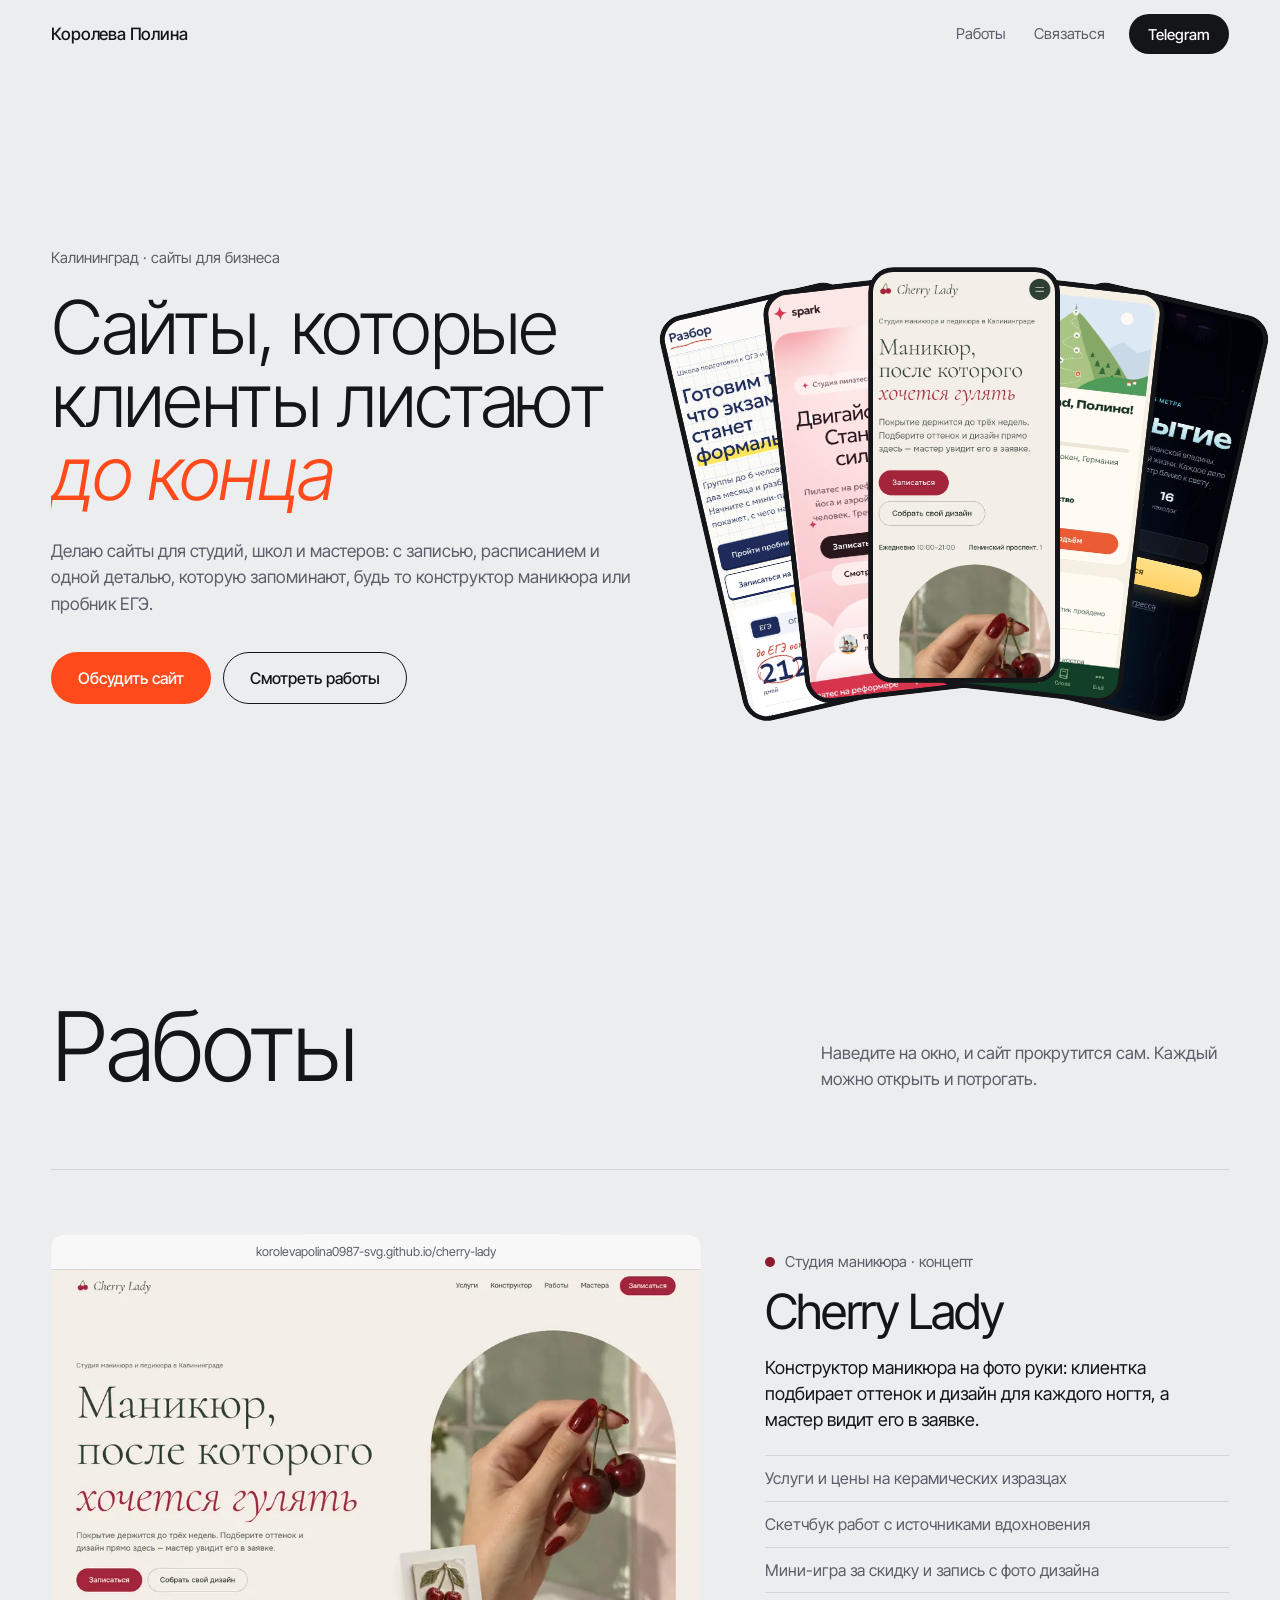
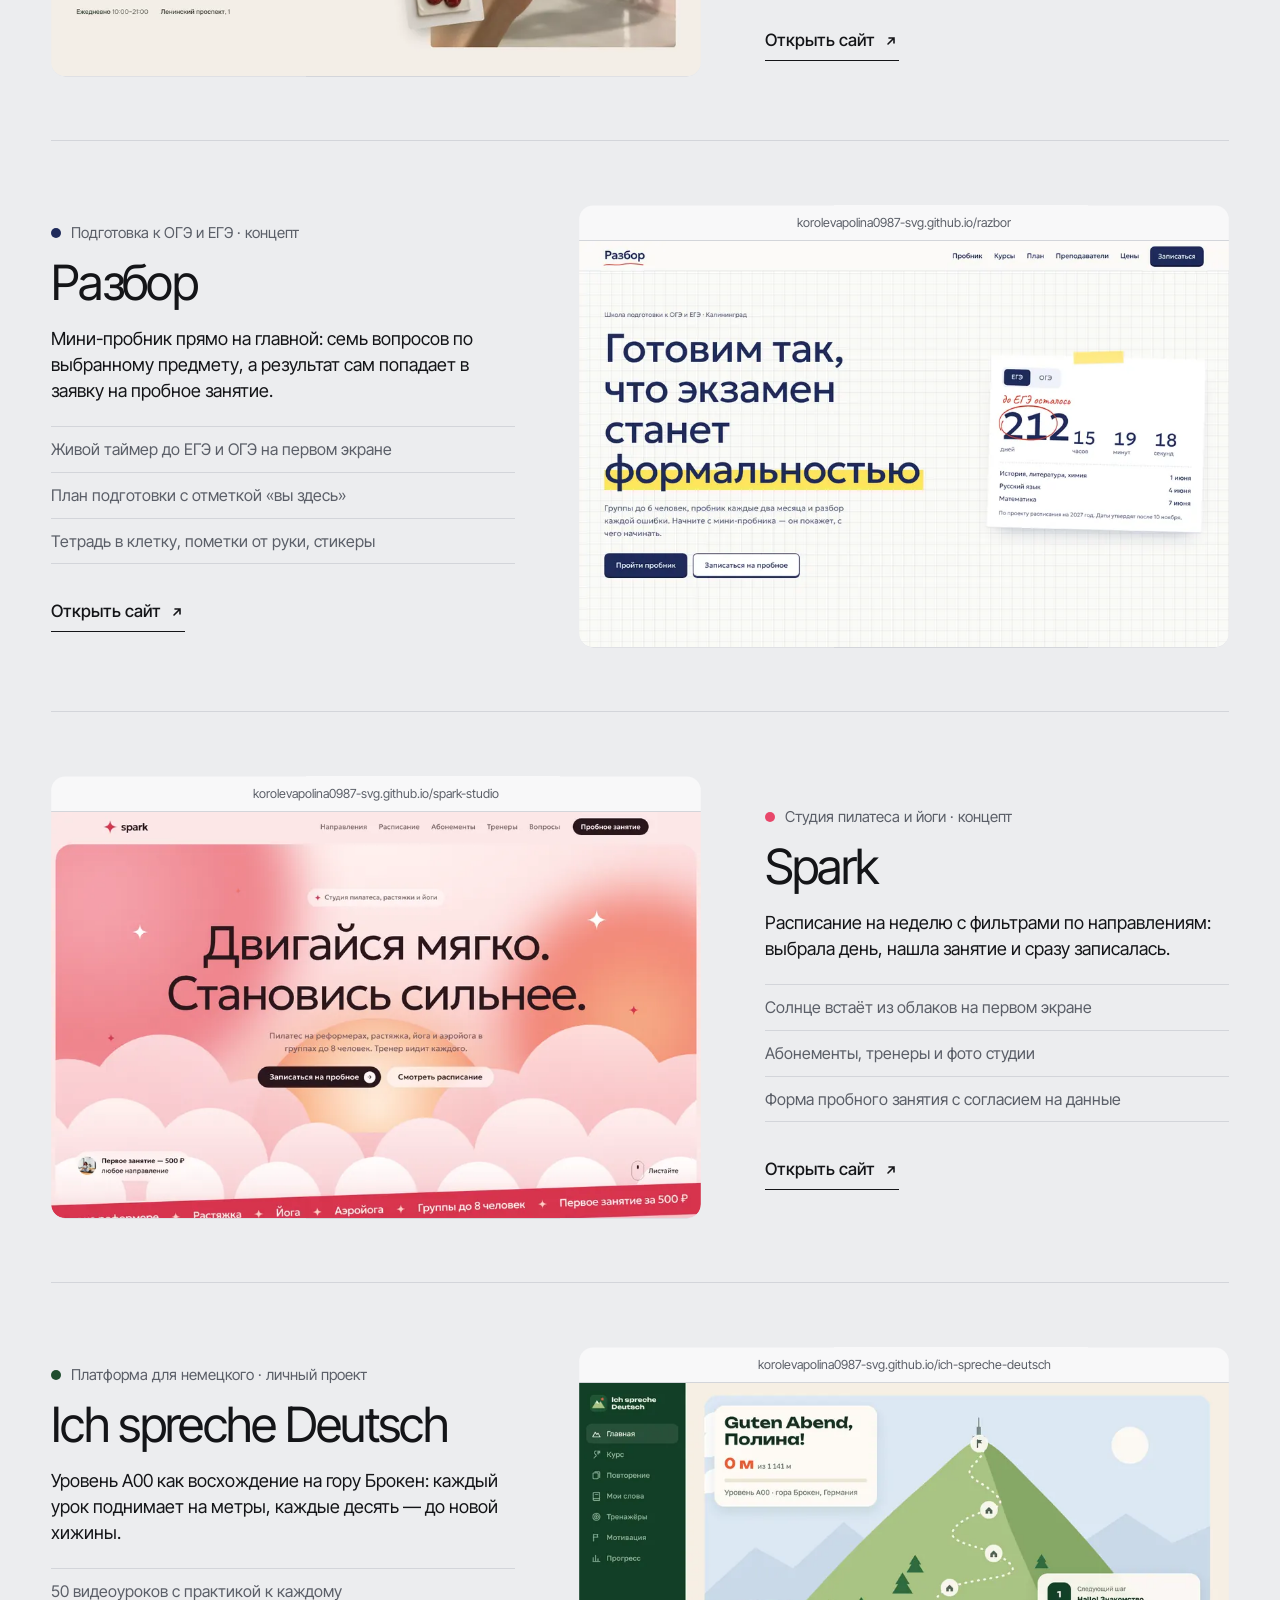
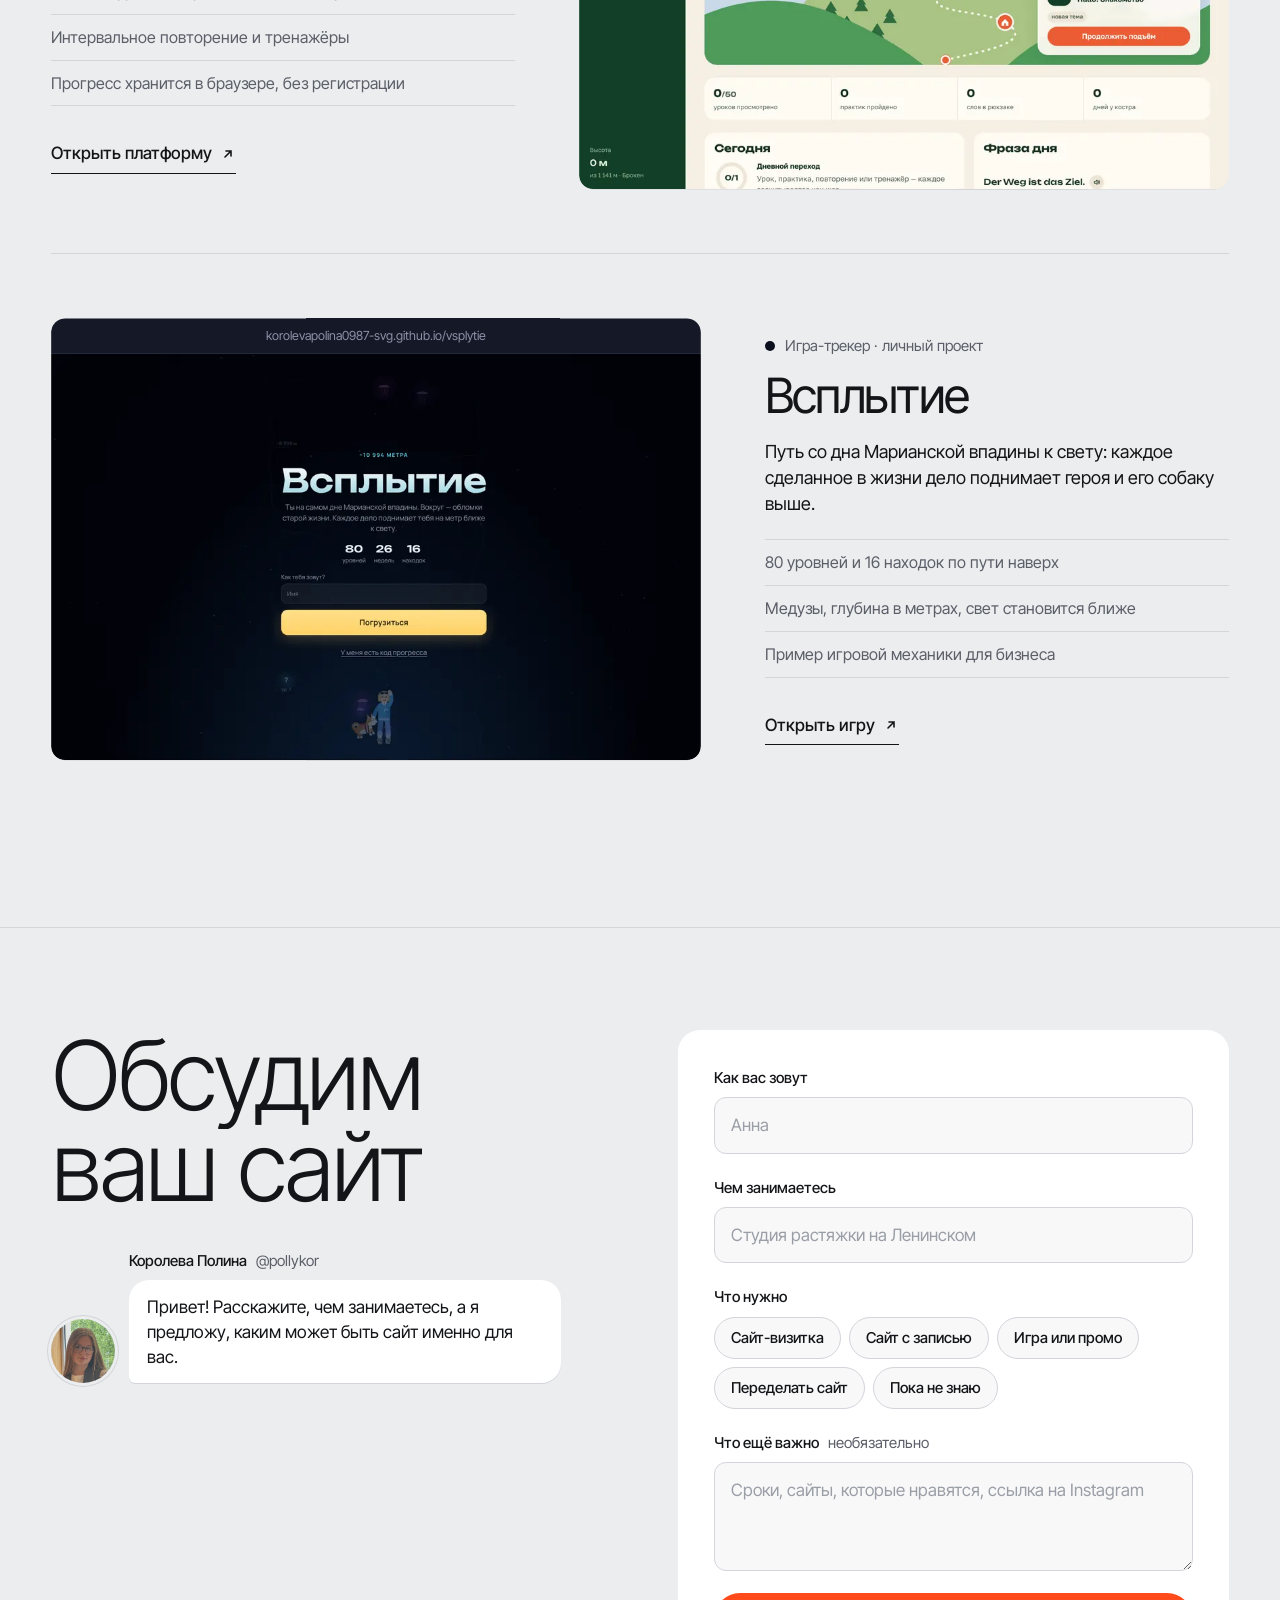
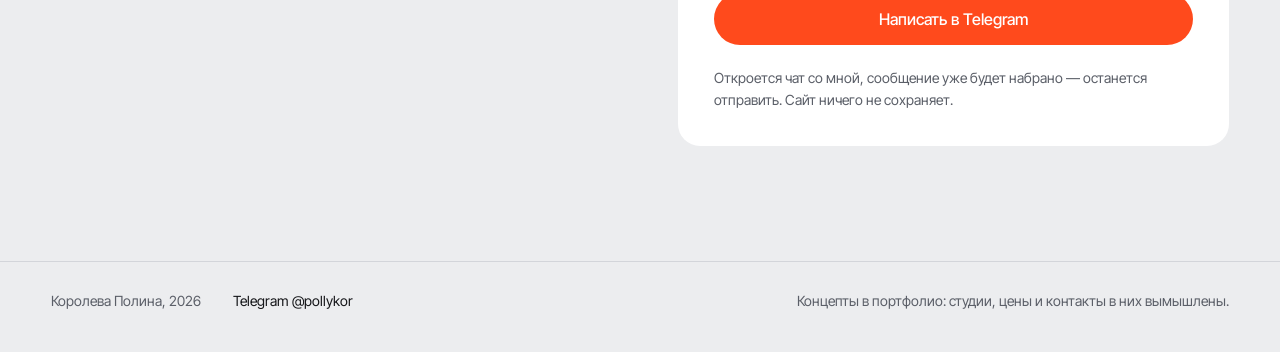
<file: index.html>
<!doctype html>
<html lang="ru">
<head>
<meta charset="utf-8">
<meta name="viewport" content="width=device-width, initial-scale=1">
<title>Королева Полина — сайты для бизнеса</title>
<meta name="description" content="Сайты для студий, школ и мастеров в Калининграде: с записью, расписанием и деталью, которую запоминают. Портфолио Королевой Полины.">
<meta property="og:title" content="Королева Полина — сайты для бизнеса">
<meta property="og:description" content="Пять работ: студия маникюра, школа подготовки к ЕГЭ, студия пилатеса, платформа для немецкого и игра-трекер.">
<meta property="og:image" content="assets/img/cherry-lady-phone.webp">
<meta name="theme-color" content="#ECEDEF">
<link rel="preload" href="assets/fonts/inter-tight-cyrillic-300-normal.woff2" as="font" type="font/woff2" crossorigin>
<link rel="stylesheet" href="assets/css/style.css?v=7">
<script>document.documentElement.classList.add("js")</script>
</head>
<body>

<header class="top" id="top">
  <a class="top__name" href="#top">Королева Полина</a>
  <nav class="top__nav" aria-label="Разделы">
    <a href="#works">Работы</a>
    <a href="#contact">Связаться</a>
  </nav>
  <a class="btn btn--small" href="https://t.me/pollykor" target="_blank" rel="noopener">Telegram</a>
</header>

<main>
  <section class="hero" aria-labelledby="hero-title">
    <div class="hero__text">
      <p class="kicker" data-load style="--d:0ms">Калининград · сайты для бизнеса</p>
      <h1 class="hero__title" id="hero-title">
        <span class="ln"><span style="--i:0">Сайты, которые</span></span>
        <span class="ln"><span style="--i:1">клиенты листают</span></span>
        <span class="ln"><span style="--i:2"><em>до конца</em></span></span>
      </h1>
      <p class="hero__lead" data-load style="--d:520ms">Делаю сайты для студий, школ и мастеров: с записью, расписанием и одной деталью, которую запоминают, будь то конструктор маникюра или пробник ЕГЭ.</p>
      <div class="hero__actions" data-load style="--d:640ms">
        <a class="btn btn--signal" href="#contact" data-magnet>Обсудить сайт</a>
        <a class="btn btn--ghost" href="#works">Смотреть работы</a>
      </div>
    </div>

    <div class="fan" data-fan aria-label="Экраны работ на телефоне">
      <a class="phone" href="#w-razbor" style="--k:-2;--a:2;--tone:#1E2A5A" aria-label="Разбор">
        <img src="assets/img/razbor-phone.webp" alt="Первый экран сайта «Разбор» на телефоне" width="540" height="1169">
      </a>
      <a class="phone" href="#w-spark" style="--k:-1;--a:1;--tone:#E8476A" aria-label="Spark">
        <img src="assets/img/spark-phone.webp" alt="Первый экран сайта Spark на телефоне" width="540" height="1169">
      </a>
      <a class="phone phone--front" href="#w-cherry" style="--k:0;--a:0;--tone:#8E1B2E" aria-label="Cherry Lady">
        <img src="assets/img/cherry-lady-phone.webp" alt="Первый экран сайта Cherry Lady на телефоне" width="540" height="1169">
      </a>
      <a class="phone" href="#w-deutsch" style="--k:1;--a:1;--tone:#1F4D2E" aria-label="Ich spreche Deutsch">
        <img src="assets/img/deutsch-phone.webp" alt="Главный экран платформы Ich spreche Deutsch на телефоне" width="540" height="1169">
      </a>
      <a class="phone" href="#w-vsplytie" style="--k:2;--a:2;--tone:#0B0F1E" aria-label="Всплытие">
        <img src="assets/img/vsplytie-phone.webp" alt="Заставка игры «Всплытие» на телефоне" width="540" height="1169">
      </a>
    </div>
  </section>

  <section class="works" id="works" aria-labelledby="works-title">
    <div class="sec-head">
      <h2 id="works-title" data-split>Работы</h2>
      <p class="sec-head__note"><span class="only-hover">Наведите на окно, и сайт прокрутится сам.</span><span class="only-touch">Окна листают сайты сами.</span> Каждый можно открыть и потрогать.</p>
    </div>

    <article class="work" id="w-cherry" style="--tone:#8E1B2E">
      <a class="win" href="https://korolevapolina0987-svg.github.io/cherry-lady/" target="_blank" rel="noopener" aria-label="Открыть сайт Cherry Lady в новой вкладке">
        <span class="win__bar"><span class="win__url">korolevapolina0987-svg.github.io/cherry-lady</span></span>
        <span class="win__view"><img src="assets/img/cherry-lady-site.webp" alt="Сайт Cherry Lady целиком: услуги-изразцы, конструктор маникюра, скетчбук работ, мастера и запись" width="960" height="4895" loading="lazy"></span>
      </a>
      <div class="work__text">
        <p class="work__type"><i class="dot"></i>Студия маникюра · концепт</p>
        <h3 class="work__name">Cherry Lady</h3>
        <p class="work__key">Конструктор маникюра на фото руки: клиентка подбирает оттенок и дизайн для каждого ногтя, а мастер видит его в заявке.</p>
        <ul class="work__list">
          <li>Услуги и цены на керамических изразцах</li>
          <li>Скетчбук работ с источниками вдохновения</li>
          <li>Мини-игра за скидку и запись с фото дизайна</li>
        </ul>
        <a class="link" href="https://korolevapolina0987-svg.github.io/cherry-lady/" target="_blank" rel="noopener">Открыть сайт<svg viewBox="0 0 16 16" aria-hidden="true"><path d="M5 11 11 5M6 5h5v5"/></svg></a>
      </div>
    </article>

    <article class="work work--flip" id="w-razbor" style="--tone:#1E2A5A">
      <a class="win" href="https://korolevapolina0987-svg.github.io/razbor/" target="_blank" rel="noopener" aria-label="Открыть сайт «Разбор» в новой вкладке">
        <span class="win__bar"><span class="win__url">korolevapolina0987-svg.github.io/razbor</span></span>
        <span class="win__view"><img src="assets/img/razbor-site.webp" alt="Сайт «Разбор» целиком: таймер до экзамена, мини-пробник, курсы, план подготовки, преподаватели и цены" width="960" height="4022" loading="lazy"></span>
      </a>
      <div class="work__text">
        <p class="work__type"><i class="dot"></i>Подготовка к ОГЭ и ЕГЭ · концепт</p>
        <h3 class="work__name">Разбор</h3>
        <p class="work__key">Мини-пробник прямо на главной: семь вопросов по выбранному предмету, а результат сам попадает в заявку на пробное занятие.</p>
        <ul class="work__list">
          <li>Живой таймер до ЕГЭ и ОГЭ на первом экране</li>
          <li>План подготовки с отметкой «вы здесь»</li>
          <li>Тетрадь в клетку, пометки от руки, стикеры</li>
        </ul>
        <a class="link" href="https://korolevapolina0987-svg.github.io/razbor/" target="_blank" rel="noopener">Открыть сайт<svg viewBox="0 0 16 16" aria-hidden="true"><path d="M5 11 11 5M6 5h5v5"/></svg></a>
      </div>
    </article>

    <article class="work" id="w-spark" style="--tone:#E8476A">
      <a class="win" href="https://korolevapolina0987-svg.github.io/spark-studio/" target="_blank" rel="noopener" aria-label="Открыть сайт Spark в новой вкладке">
        <span class="win__bar"><span class="win__url">korolevapolina0987-svg.github.io/spark-studio</span></span>
        <span class="win__view"><img src="assets/img/spark-site.webp" alt="Сайт Spark целиком: облака и солнце на первом экране, направления, расписание, абонементы, тренеры и запись" width="960" height="5259" loading="lazy"></span>
      </a>
      <div class="work__text">
        <p class="work__type"><i class="dot"></i>Студия пилатеса и йоги · концепт</p>
        <h3 class="work__name">Spark</h3>
        <p class="work__key">Расписание на неделю с фильтрами по направлениям: выбрала день, нашла занятие и сразу записалась.</p>
        <ul class="work__list">
          <li>Солнце встаёт из облаков на первом экране</li>
          <li>Абонементы, тренеры и фото студии</li>
          <li>Форма пробного занятия с согласием на данные</li>
        </ul>
        <a class="link" href="https://korolevapolina0987-svg.github.io/spark-studio/" target="_blank" rel="noopener">Открыть сайт<svg viewBox="0 0 16 16" aria-hidden="true"><path d="M5 11 11 5M6 5h5v5"/></svg></a>
      </div>
    </article>

    <article class="work work--flip" id="w-deutsch" style="--tone:#1F4D2E">
      <a class="win" href="https://korolevapolina0987-svg.github.io/ich-spreche-deutsch/" target="_blank" rel="noopener" aria-label="Открыть платформу Ich spreche Deutsch в новой вкладке">
        <span class="win__bar"><span class="win__url">korolevapolina0987-svg.github.io/ich-spreche-deutsch</span></span>
        <span class="win__view"><img src="assets/img/deutsch-site.webp" alt="Платформа Ich spreche Deutsch: гора Брокен с тропой уроков, курс, тренажёры и награды" width="960" height="2400" loading="lazy"></span>
      </a>
      <div class="work__text">
        <p class="work__type"><i class="dot"></i>Платформа для немецкого · личный проект</p>
        <h3 class="work__name">Ich spreche Deutsch</h3>
        <p class="work__key">Уровень A00 как восхождение на гору Брокен: каждый урок поднимает на метры, каждые десять — до новой хижины.</p>
        <ul class="work__list">
          <li>50 видеоуроков с практикой к каждому</li>
          <li>Интервальное повторение и тренажёры</li>
          <li>Прогресс хранится в браузере, без регистрации</li>
        </ul>
        <a class="link" href="https://korolevapolina0987-svg.github.io/ich-spreche-deutsch/" target="_blank" rel="noopener">Открыть платформу<svg viewBox="0 0 16 16" aria-hidden="true"><path d="M5 11 11 5M6 5h5v5"/></svg></a>
      </div>
    </article>

    <article class="work" id="w-vsplytie" style="--tone:#0B0F1E">
      <a class="win win--dark" href="https://korolevapolina0987-svg.github.io/vsplytie/" target="_blank" rel="noopener" aria-label="Открыть игру «Всплытие» в новой вкладке">
        <span class="win__bar"><span class="win__url">korolevapolina0987-svg.github.io/vsplytie</span></span>
        <span class="win__view"><img src="assets/img/vsplytie-site.webp" alt="Игра «Всплытие»: заставка и герой с собакой на дне Марианской впадины" width="960" height="1200" loading="lazy"></span>
      </a>
      <div class="work__text">
        <p class="work__type"><i class="dot"></i>Игра-трекер · личный проект</p>
        <h3 class="work__name">Всплытие</h3>
        <p class="work__key">Путь со дна Марианской впадины к свету: каждое сделанное в жизни дело поднимает героя и его собаку выше.</p>
        <ul class="work__list">
          <li>80 уровней и 16 находок по пути наверх</li>
          <li>Медузы, глубина в метрах, свет становится ближе</li>
          <li>Пример игровой механики для бизнеса</li>
        </ul>
        <a class="link" href="https://korolevapolina0987-svg.github.io/vsplytie/" target="_blank" rel="noopener">Открыть игру<svg viewBox="0 0 16 16" aria-hidden="true"><path d="M5 11 11 5M6 5h5v5"/></svg></a>
      </div>
    </article>
  </section>

  <section class="contact" id="contact" aria-labelledby="contact-title">
    <div class="contact__intro">
      <h2 id="contact-title" data-split>Обсудим ваш сайт</h2>
      <a class="chat" href="https://t.me/pollykor" target="_blank" rel="noopener" aria-label="Написать Королевой Полине в Telegram">
        <img class="chat__ava" src="assets/img/polina-face.webp" alt="" width="240" height="240" loading="lazy">
        <span class="chat__body">
          <span class="chat__name">Королева Полина <span class="chat__nick">@pollykor</span></span>
          <span class="chat__bubble">Привет! Расскажите, чем занимаетесь, а я предложу, каким может быть сайт именно для вас.</span>
        </span>
      </a>
    </div>

    <form class="form" id="brief" novalidate>
      <div class="field">
        <label for="f-name">Как вас зовут</label>
        <input id="f-name" name="name" type="text" autocomplete="given-name" required placeholder="Анна">
        <span class="field__err">Напишите имя, чтобы я знала, как к вам обращаться</span>
      </div>
      <div class="field">
        <label for="f-biz">Чем занимаетесь</label>
        <input id="f-biz" name="biz" type="text" required placeholder="Студия растяжки на Ленинском">
        <span class="field__err">Пара слов о бизнесе, и я пойму, с чего начать</span>
      </div>
      <fieldset class="field">
        <legend>Что нужно</legend>
        <div class="chips">
          <label class="chip"><input type="checkbox" name="need" value="сайт-визитка"><span>Сайт-визитка</span></label>
          <label class="chip"><input type="checkbox" name="need" value="сайт с записью или заявками"><span>Сайт с записью</span></label>
          <label class="chip"><input type="checkbox" name="need" value="игра или промо для клиентов"><span>Игра или промо</span></label>
          <label class="chip"><input type="checkbox" name="need" value="переделать старый сайт"><span>Переделать сайт</span></label>
          <label class="chip"><input type="checkbox" name="need" value="пока не знаю, нужен совет"><span>Пока не знаю</span></label>
        </div>
      </fieldset>
      <div class="field">
        <label for="f-msg">Что ещё важно <span class="opt">необязательно</span></label>
        <textarea id="f-msg" name="msg" rows="3" placeholder="Сроки, сайты, которые нравятся, ссылка на Instagram"></textarea>
      </div>
      <button class="btn btn--signal btn--wide" type="submit"><span class="btn__label" data-label>Написать в Telegram</span></button>
      <p class="form__note" data-note>Откроется чат со мной, сообщение уже будет набрано — останется отправить. Сайт ничего не сохраняет.</p>
    </form>
  </section>
</main>

<footer class="foot">
  <span>Королева Полина, 2026</span>
  <a href="https://t.me/pollykor" target="_blank" rel="noopener">Telegram @pollykor</a>
  <span class="foot__note">Концепты в портфолио: студии, цены и контакты в них вымышлены.</span>
</footer>

<aside class="toast" data-toast aria-label="Сообщение от Королевой Полины" hidden>
  <a class="toast__card" href="#contact">
    <img class="toast__ava" src="assets/img/polina-face.webp" alt="" width="240" height="240">
    <span class="toast__body">
      <span class="toast__name">Королева Полина <span class="toast__nick">@pollykor</span></span>
      <span class="toast__text" aria-live="polite">
        <span class="typing" aria-hidden="true"><i></i><i></i><i></i></span>
        <span class="toast__msg">Привет! Расскажите, чем занимаетесь, а я предложу, каким может быть сайт именно для вас.</span>
      </span>
    </span>
  </a>
  <button class="toast__close" type="button" aria-label="Скрыть сообщение"><svg viewBox="0 0 16 16" aria-hidden="true"><path d="M4 4l8 8M12 4l-8 8"/></svg></button>
</aside>

<div class="cursor" aria-hidden="true"><span>Открыть сайт</span></div>

<script src="assets/js/main.js?v=7" defer></script>
</body>
</html>
</file>
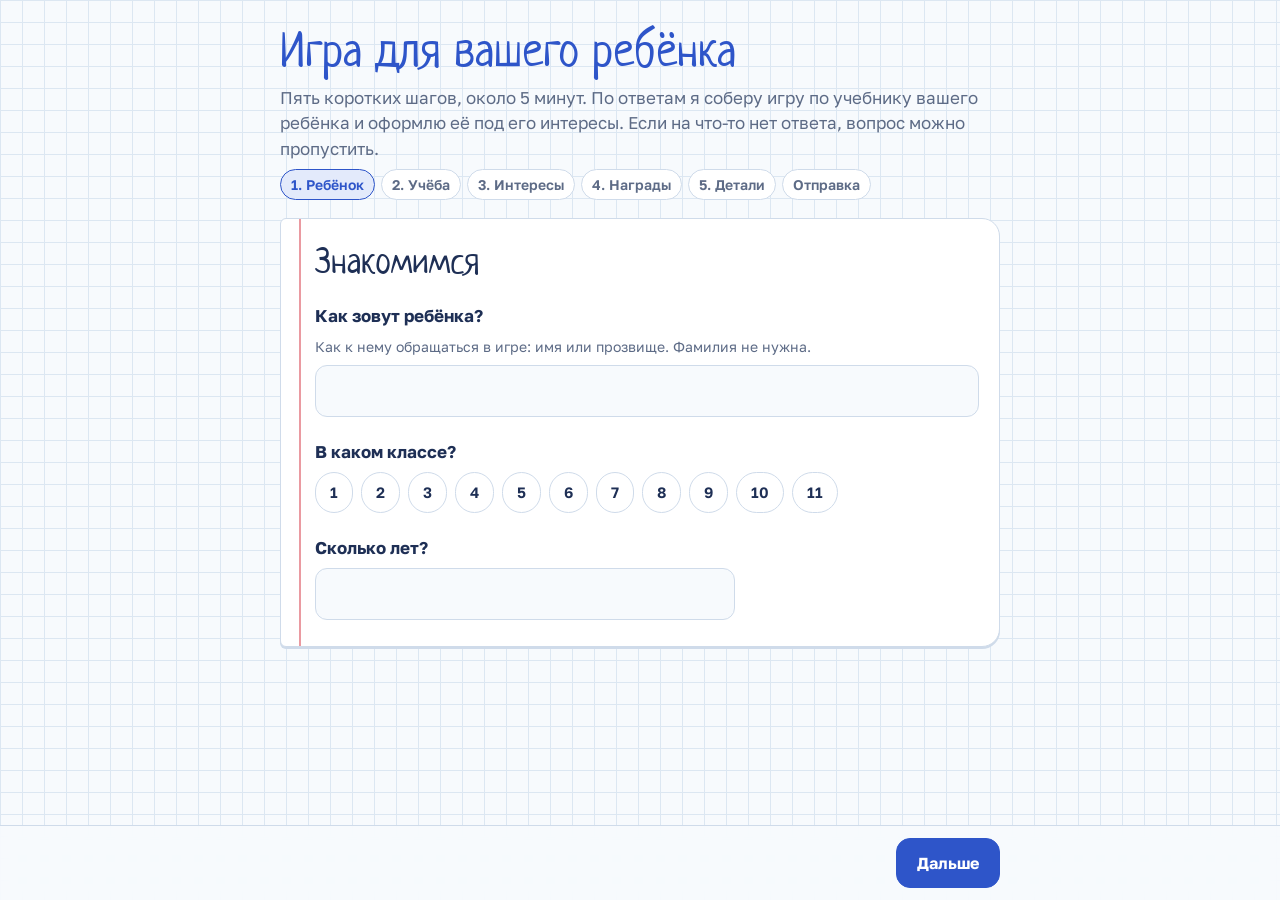
<file: anketa/index.html>
<!doctype html>
<html lang="ru"><head>
<meta charset="utf-8">
<meta name="viewport" content="width=device-width,initial-scale=1,viewport-fit=cover">
<style>:root{box-sizing:border-box;padding-top:env(safe-area-inset-top,0px);padding-bottom:env(safe-area-inset-bottom,0px)}body{margin:0}[hidden]{display:none!important}</style>
<title>Анкета для родителей</title>
<meta name="claude:viewport-fit-sides" content="cover">
<link rel="preconnect" href="https://fonts.googleapis.com">
<link rel="preconnect" href="https://fonts.gstatic.com" crossorigin>
<link rel="stylesheet" href="https://fonts.googleapis.com/css2?family=Neucha&family=Golos+Text:wght@400;500;600;700&display=swap">
<style>
/* Layout: одна колонка-«тетрадь в клетку» с красными полями; анкета идёт по шагам, внизу липкая панель с кнопками. */
:root{
  --paper:#F7FAFD; --grid:#DCE7F2; --sheet:#FFFFFF; --ink:#1E2F55; --muted:#5D6B86; --line:#CFDBEA;
  --pen:#2E55C9; --pen-soft:#E3EAFB; --margin:#E2707A; --ok:#2F8A5B; --ok-soft:#E1F3E9; --warn:#C2412F;
  --f-hand:"Neucha","Comic Sans MS","Trebuchet MS",cursive;
  --f-body:"Golos Text","Segoe UI",system-ui,sans-serif;
}
@media (prefers-color-scheme:dark){:root:not([data-theme="light"]){
  --paper:#111A2C; --grid:#1B2740; --sheet:#17223A; --ink:#E7EDF8; --muted:#9FAECB; --line:#2B3B5C;
  --pen:#8EA9FF; --pen-soft:#22325A; --margin:#F08A93; --ok:#6FD39C; --ok-soft:#173A2A; --warn:#FF8B78; color-scheme:dark}}
:root[data-theme="dark"]{
  --paper:#111A2C; --grid:#1B2740; --sheet:#17223A; --ink:#E7EDF8; --muted:#9FAECB; --line:#2B3B5C;
  --pen:#8EA9FF; --pen-soft:#22325A; --margin:#F08A93; --ok:#6FD39C; --ok-soft:#173A2A; --warn:#FF8B78; color-scheme:dark}
html,body{min-height:100%}
body{background:var(--paper);color:var(--ink);font-family:var(--f-body);font-size:17px;line-height:1.5;
  background-image:linear-gradient(var(--grid) 1px,transparent 1px),linear-gradient(90deg,var(--grid) 1px,transparent 1px);background-size:22px 22px;
  padding-left:max(16px,env(safe-area-inset-left,0px));padding-right:max(16px,env(safe-area-inset-right,0px))}
.wrap{max-width:720px;margin:0 auto;padding-block:24px 120px;display:flex;flex-direction:column;gap:18px}
h1,h2{font-family:var(--f-hand);font-weight:400;margin:0;text-wrap:balance;line-height:1.1}
h1{font-size:clamp(34px,6vw,48px);color:var(--pen)}
h2{font-size:clamp(28px,4.6vw,36px)}
p{margin:0}
.muted{color:var(--muted)}
.intro{display:flex;flex-direction:column;gap:8px}
.steps{display:flex;gap:6px;align-items:center;flex-wrap:wrap;font-size:14px;font-weight:600;color:var(--muted)}
.steps span{padding:4px 10px;border-radius:999px;border:1.5px solid var(--line);background:var(--sheet)}
.steps span.on{border-color:var(--pen);color:var(--pen);background:var(--pen-soft)}
.steps span.done{border-color:var(--ok);color:var(--ok)}
.sheet{background:var(--sheet);border:1.5px solid var(--line);border-radius:6px 18px 18px 6px;padding:22px 20px 26px 34px;position:relative;
  display:flex;flex-direction:column;gap:22px;box-shadow:0 2px 0 var(--line)}
.sheet::before{content:"";position:absolute;left:18px;top:0;bottom:0;width:2px;background:var(--margin);opacity:.7}
.q{display:flex;flex-direction:column;gap:8px;min-width:0}
.q > label,.q > .lbl{font-weight:700}
.q small{font-size:14px;color:var(--muted);font-weight:400}
input[type=text],textarea{width:100%;box-sizing:border-box;font:inherit;color:var(--ink);background:var(--paper);border:1.5px solid var(--line);border-radius:12px;padding:12px 14px}
textarea{min-height:84px;resize:vertical}
input[type=text]:focus,textarea:focus{outline:none;border-color:var(--pen);box-shadow:0 0 0 3px var(--pen-soft)}
.chips{display:flex;flex-wrap:wrap;gap:8px}
.chip{font:inherit;font-size:15px;font-weight:600;color:var(--ink);background:var(--sheet);border:1.5px solid var(--line);border-radius:999px;padding:8px 14px;cursor:pointer;min-height:40px}
.chip[aria-pressed="true"]{border-color:var(--pen);background:var(--pen-soft);color:var(--pen)}
.chip:focus-visible,.btn:focus-visible{outline:3px solid var(--pen);outline-offset:2px}
.sw{display:inline-block;width:14px;height:14px;border-radius:50%;vertical-align:-2px;margin-right:6px;border:1px solid #0002}
.note{font-size:14px;color:var(--muted);border-left:3px solid var(--margin);padding-left:10px}
.check{display:flex;gap:10px;align-items:flex-start;font-size:15px}
.check input{width:20px;height:20px;margin-top:2px;accent-color:var(--pen);flex:none}
.err{color:var(--warn);font-weight:600;font-size:15px}
.bar{position:fixed;left:0;right:0;bottom:0;background:color-mix(in srgb,var(--paper) 92%,transparent);backdrop-filter:blur(6px);border-top:1.5px solid var(--line);
  padding:12px max(16px,env(safe-area-inset-right,0px)) calc(12px + env(safe-area-inset-bottom,0px)) max(16px,env(safe-area-inset-left,0px));z-index:5}
.bar .in{max-width:720px;margin:0 auto;display:flex;gap:10px;justify-content:flex-end}
.bar #back{margin-right:auto}
.btn{font:inherit;font-weight:700;font-size:16px;border-radius:14px;padding:12px 20px;min-height:50px;cursor:pointer;border:1.5px solid var(--pen);background:var(--pen);color:var(--sheet)}
.btn.ghost{background:var(--sheet);color:var(--pen)}
.btn[hidden]{display:none}
.summary{white-space:pre-wrap;font-size:15px;background:var(--paper);border:1.5px dashed var(--line);border-radius:12px;padding:14px;max-height:320px;overflow:auto}
.send{display:flex;flex-direction:column;gap:10px}
.handle{font-weight:700;color:var(--pen);user-select:all}
.toast{position:fixed;left:50%;bottom:calc(90px + env(safe-area-inset-bottom,0px));transform:translateX(-50%);background:var(--ink);color:var(--paper);padding:10px 18px;border-radius:999px;font-weight:600;z-index:9}
@media (max-width:480px){.sheet{padding:18px 14px 22px 28px}.sheet::before{left:14px}}
@media (prefers-reduced-motion:no-preference){.sheet{animation:in .25s ease-out}@keyframes in{from{transform:translateY(6px);opacity:.6}to{transform:none;opacity:1}}}
</style>
</head><body>

<div class="wrap">
  <header class="intro">
    <h1>Игра для вашего ребёнка</h1>
    <p class="muted">Пять коротких шагов, около 5 минут. По ответам я соберу игру по учебнику вашего ребёнка и оформлю её под его интересы. Если на что-то нет ответа, вопрос можно пропустить.</p>
    <nav class="steps" id="steps" aria-label="Шаги анкеты"></nav>
  </header>
  <main id="form"></main>
</div>
<div class="bar"><div class="in">
  <button class="btn ghost" id="back" type="button">Назад</button>
  <button class="btn" id="next" type="button">Дальше</button>
</div></div>

<script>
/* ===== НАСТРОЙКИ ===== */
const CONFIG = {
  telegram: "pollykor",   // ник в Telegram без @
  policyUrl: ""           // ссылка на политику обработки данных; пусто — ссылка не показывается
};

const STEPS = [
 {name:"Ребёнок", title:"Знакомимся", qs:[
  {id:"name",type:"text",label:"Как зовут ребёнка?",hint:"Как к нему обращаться в игре: имя или прозвище. Фамилия не нужна."},
  {id:"grade",type:"one",label:"В каком классе?",opts:["1","2","3","4","5","6","7","8","9","10","11"]},
  {id:"age",type:"text",label:"Сколько лет?",short:true}
 ]},
 {name:"Учёба", title:"Что учим", qs:[
  {id:"subject",type:"many",label:"Какой предмет нужен?",opts:["География","История","Биология","Математика","Русский язык","Литература","Окружающий мир","Английский","Обществознание","Физика"],other:true},
  {id:"book",type:"text",label:"Какой учебник?",hint:"Авторы, серия или год издания. Проще всего потом прислать фото обложки и оглавления в Telegram."},
  {id:"topics",type:"area",label:"Какие темы нужны сейчас?",hint:"Например: параграфы 7–11, текущая четверть или повторение пройденного."},
  {id:"hard",type:"many",label:"Что даётся труднее всего?",opts:["Термины","Даты","Карты","Задачи","Правила","Длинные тексты","Запомнить надолго"],other:true},
  {id:"minutes",type:"one",label:"Сколько минут подряд ребёнок может заниматься?",opts:["5–10","10–20","20–30","Больше 30"]},
  {id:"read",type:"one",label:"Как ребёнку удобнее с текстом?",opts:["Читает сам","Лучше слушать","По-разному"]},
  {id:"style",type:"many",label:"Что важно учесть в подаче?",opts:["Быстро отвлекается","Расстраивается из-за ошибок","Любит соревноваться","Любит истории","Нужен спокойный темп"],other:true}
 ]},
 {name:"Интересы", title:"Что любит ребёнок",note:"Из этих ответов собирается оформление игры: герой, мир, награды.",qs:[
  {id:"hobby",type:"area",label:"Хобби и увлечения",hint:"Спорт, рисование, рыбалка, конструкторы, музыка — всё, чем он занят в свободное время."},
  {id:"animals",type:"text",label:"Любимые животные"},
  {id:"colors",type:"many",label:"Любимые цвета",colors:{"Красный":"#E04B4B","Оранжевый":"#F28C28","Жёлтый":"#F2C94C","Зелёный":"#3BAA5C","Голубой":"#56B4E9","Синий":"#2F5BD3","Фиолетовый":"#8A5CD6","Розовый":"#EE7DB3","Чёрный":"#222","Белый":"#fff"},other:true},
  {id:"media",type:"area",label:"Любимые игры, мультики, книги",hint:"Нужно, чтобы понять настроение. Чужих персонажей в игре не будет: сделаю похожий мир со своими героями."},
  {id:"dream",type:"area",label:"О чём мечтает, что хотел бы построить или собрать?",hint:"Например: свой курятник, космическую станцию, команду футболистов. Вокруг этого строится вся мотивация в игре."}
 ]},
 {name:"Награды", title:"Что мотивирует",qs:[
  {id:"motive",type:"many",label:"Что ребёнку интереснее?",opts:["Собирать коллекцию","Строить что-то своё","Открывать новые уровни","Бить свой рекорд","Проходить историю-приключение"],other:true},
  {id:"real",type:"one",label:"Хотите связать игру с реальными наградами?",opts:["Да","Нет","Пока думаем"]},
  {id:"realtext",type:"text",label:"Какими?",hint:"Например: пройдёшь 5 уровней — идём в кино.",short:true}
 ]},
 {name:"Детали", title:"Последние детали",qs:[
  {id:"device",type:"many",label:"На чём ребёнок будет заниматься?",opts:["Планшет","Телефон","Компьютер"]},
  {id:"report",type:"one",label:"Где вам удобнее смотреть успехи?",opts:["На устройстве ребёнка","Переносить к себе по коду","Пока не знаю"]},
  {id:"deadline",type:"text",label:"К какому сроку нужна игра?",hint:"Например: к началу следующей четверти.",short:true},
  {id:"parent",type:"text",label:"Как к вам обращаться?",short:true},
  {id:"consent",type:"consent"}
 ]}
];

/* ===== СОСТОЯНИЕ (черновик сохраняется на этом устройстве) ===== */
const DKEY="game-anketa-draft";
let A={}, step=0, done=false;
try{const r=localStorage.getItem(DKEY); if(r){const d=JSON.parse(r);A=d.A||{};step=Math.min(d.step||0,STEPS.length-1);}}catch(e){}
const keep=()=>{try{localStorage.setItem(DKEY,JSON.stringify({A,step}));}catch(e){}};
const $=s=>document.querySelector(s);
const esc=s=>String(s??"").replace(/[&<>"]/g,c=>({"&":"&amp;","<":"&lt;",">":"&gt;",'"':"&quot;"}[c]));
const toast=t=>{const d=document.createElement("div");d.className="toast";d.textContent=t;document.body.appendChild(d);setTimeout(()=>d.remove(),2200);};

function renderSteps(){
  $("#steps").innerHTML=STEPS.map((s,i)=>`<span class="${done||i<step?"done":i===step?"on":""}">${i+1}. ${s.name}</span>`).join("")+
   `<span class="${done?"on":""}">Отправка</span>`;
}
function qHTML(q){
  const v=A[q.id];
  if(q.type==="text") return `<div class="q"><label for="f-${q.id}">${q.label}</label>${q.hint?`<small>${q.hint}</small>`:""}
    <input type="text" id="f-${q.id}" data-id="${q.id}" value="${esc(v)}" ${q.short?'style="max-width:420px"':""}></div>`;
  if(q.type==="area") return `<div class="q"><label for="f-${q.id}">${q.label}</label>${q.hint?`<small>${q.hint}</small>`:""}
    <textarea id="f-${q.id}" data-id="${q.id}">${esc(v)}</textarea></div>`;
  if(q.type==="one"||q.type==="many"){
    const opts=q.opts||Object.keys(q.colors);const sel=q.type==="one"?[v]:(v&&v.list)||[];
    return `<div class="q" role="group" aria-labelledby="l-${q.id}"><span class="lbl" id="l-${q.id}">${q.label}</span>
     ${q.type==="many"?'<small>Можно выбрать несколько.</small>':""}
     <div class="chips">${opts.map(o=>`<button type="button" class="chip" data-q="${q.id}" data-v="${esc(o)}" aria-pressed="${sel.includes(o)}">${q.colors?`<span class="sw" style="background:${q.colors[o]}"></span>`:""}${esc(o)}</button>`).join("")}</div>
     ${q.other?`<input type="text" id="f-${q.id}-other" data-other="${q.id}" placeholder="Другое — впишите своё" value="${esc(v&&v.other)}">`:""}</div>`;
  }
  if(q.type==="consent") return `<div class="q"><label class="check"><input type="checkbox" id="f-consent" ${A.consent?"checked":""}>
    <span>Согласен(на) на обработку указанных в анкете данных для создания игры${CONFIG.policyUrl?` (<a href="${CONFIG.policyUrl}" target="_blank" rel="noopener">политика обработки данных</a>)`:""}.</span></label>
    <p class="err" id="cerr" hidden>Отметьте согласие, чтобы перейти к отправке.</p></div>`;
}
function render(){
  renderSteps();
  $("#back").hidden=step===0&&!done;
  if(done) return renderSend();
  const s=STEPS[step];
  $("#form").innerHTML=`<section class="sheet"><h2>${s.title}</h2>${s.note?`<p class="note">${s.note}</p>`:""}${s.qs.map(qHTML).join("")}</section>`;
  $("#next").hidden=false;$("#next").textContent=step===STEPS.length-1?"Проверить и отправить":"Дальше";
  $("#form").querySelectorAll("[data-id]").forEach(el=>el.oninput=()=>{A[el.dataset.id]=el.value;keep();});
  $("#form").querySelectorAll("[data-other]").forEach(el=>el.oninput=()=>{const id=el.dataset.other;A[id]=A[id]||{list:[]};A[id].other=el.value;keep();});
  $("#form").querySelectorAll(".chip").forEach(b=>b.onclick=()=>{
    const q=STEPS[step].qs.find(x=>x.id===b.dataset.q),val=b.dataset.v;
    if(q.type==="one"){A[q.id]=A[q.id]===val?"":val;}
    else{A[q.id]=A[q.id]||{list:[]};const L=A[q.id].list;const i=L.indexOf(val);i<0?L.push(val):L.splice(i,1);}
    keep();
    b.parentElement.querySelectorAll(".chip").forEach(c=>c.setAttribute("aria-pressed",q.type==="one"?String(A[q.id]===c.dataset.v):String(A[q.id].list.includes(c.dataset.v))));
  });
  const c=$("#f-consent"); if(c) c.onchange=()=>{A.consent=c.checked;keep();$("#cerr").hidden=true;};
}

/* ===== ТЕКСТ ДЛЯ ОТПРАВКИ ===== */
function val(q){
  const v=A[q.id];
  if(!v) return "";
  if(typeof v==="string") return v.trim();
  return [...(v.list||[]),v.other&&v.other.trim()].filter(Boolean).join(", ");
}
function buildText(){
  let out="АНКЕТА: ИГРА ДЛЯ РЕБЁНКА\n";
  STEPS.forEach(s=>{
    const rows=s.qs.filter(q=>q.type!=="consent").map(q=>[q.label,val(q)]).filter(r=>r[1]);
    if(rows.length) out+=`\n— ${s.title.toUpperCase()} —\n`+rows.map(([l,v])=>`${l.replace(/\?$/,"")}: ${v}`).join("\n")+"\n";
  });
  out+="\nСогласие на обработку данных: да";
  return out;
}
function renderSend(){
  const text=buildText();
  $("#next").hidden=true;
  $("#form").innerHTML=`<section class="sheet send"><h2>Почти готово</h2>
   <p>Проверьте ответы и нажмите «Отправить в Telegram». Ответы скопируются, и откроется чат <span class="handle">@${CONFIG.telegram}</span>. Там нажмите на поле сообщения, выберите «Вставить» и отправьте.</p>
   <div class="summary" id="sum">${esc(text)}</div>
   <div class="chips">
    <button class="btn" id="share" type="button">Отправить в Telegram</button>
    <button class="btn ghost" id="copy" type="button">Скопировать ответы</button>
   </div>
   <p class="muted" style="font-size:14px">Фото обложки учебника можно отправить следом в тот же чат.</p></section>`;
  const copy=async()=>{try{await navigator.clipboard.writeText(text);toast("Ответы скопированы");return true;}catch(e){
    const r=document.createRange();r.selectNodeContents($("#sum"));const s=getSelection();s.removeAllRanges();s.addRange(r);toast("Выделено — нажмите «Копировать»");return false;}};
  $("#copy").onclick=copy;
  $("#share").onclick=async()=>{
    let ok=false;try{await navigator.clipboard.writeText(text);ok=true;}catch(e){}
    if(!ok){await copy();return;}
    toast("Ответы скопированы. Открываю Telegram…");
    setTimeout(()=>{location.href=`https://t.me/${CONFIG.telegram}`;},900);
  };
}

$("#next").onclick=()=>{
  if(step===STEPS.length-1){if(!A.consent){$("#cerr").hidden=false;return;}done=true;}
  else step++;
  keep();render();window.scrollTo({top:0,behavior:"smooth"});
};
$("#back").onclick=()=>{if(done)done=false;else if(step>0)step--;keep();render();window.scrollTo({top:0});};
render();
</script>

</body></html>
</file>
<file: assets/css/style.css>
@font-face{font-family:"Inter Tight";font-style:normal;font-weight:300;font-display:swap;src:url(../fonts/inter-tight-cyrillic-300-normal.woff2) format("woff2");unicode-range:U+0301,U+0400-045F,U+0490-0491,U+04B0-04B1,U+2116}
@font-face{font-family:"Inter Tight";font-style:normal;font-weight:300;font-display:swap;src:url(../fonts/inter-tight-latin-300-normal.woff2) format("woff2");unicode-range:U+0000-00FF,U+0131,U+0152-0153,U+02BB-02BC,U+02C6,U+02DA,U+02DC,U+2000-206F,U+20AC,U+2122,U+2191,U+2193,U+2212,U+2215,U+FEFF,U+FFFD}
@font-face{font-family:"Inter Tight";font-style:italic;font-weight:300;font-display:swap;src:url(../fonts/inter-tight-cyrillic-300-italic.woff2) format("woff2");unicode-range:U+0301,U+0400-045F,U+0490-0491,U+04B0-04B1,U+2116}
@font-face{font-family:"Inter Tight";font-style:italic;font-weight:300;font-display:swap;src:url(../fonts/inter-tight-latin-300-italic.woff2) format("woff2");unicode-range:U+0000-00FF,U+0131,U+0152-0153,U+02BB-02BC,U+02C6,U+02DA,U+02DC,U+2000-206F,U+20AC,U+2122,U+2191,U+2193,U+2212,U+2215,U+FEFF,U+FFFD}
@font-face{font-family:"Inter Tight";font-style:normal;font-weight:400;font-display:swap;src:url(../fonts/inter-tight-cyrillic-400-normal.woff2) format("woff2");unicode-range:U+0301,U+0400-045F,U+0490-0491,U+04B0-04B1,U+2116}
@font-face{font-family:"Inter Tight";font-style:normal;font-weight:400;font-display:swap;src:url(../fonts/inter-tight-latin-400-normal.woff2) format("woff2");unicode-range:U+0000-00FF,U+0131,U+0152-0153,U+02BB-02BC,U+02C6,U+02DA,U+02DC,U+2000-206F,U+20AC,U+2122,U+2191,U+2193,U+2212,U+2215,U+FEFF,U+FFFD}
@font-face{font-family:"Inter Tight";font-style:normal;font-weight:500;font-display:swap;src:url(../fonts/inter-tight-cyrillic-500-normal.woff2) format("woff2");unicode-range:U+0301,U+0400-045F,U+0490-0491,U+04B0-04B1,U+2116}
@font-face{font-family:"Inter Tight";font-style:normal;font-weight:500;font-display:swap;src:url(../fonts/inter-tight-latin-500-normal.woff2) format("woff2");unicode-range:U+0000-00FF,U+0131,U+0152-0153,U+02BB-02BC,U+02C6,U+02DA,U+02DC,U+2000-206F,U+20AC,U+2122,U+2191,U+2193,U+2212,U+2215,U+FEFF,U+FFFD}

:root{
  /* мир: витрина — спокойный туман, графит и один сигнальный цвет */
  --fog:#ECEDEF;
  --paper:#F8F8F9;
  --white:#FFFFFF;
  --ink:#141518;
  --graphite:#5B5F68;
  --line:#D3D5DA;
  --signal:#FF4A1C;
  --signal-ink:#D93A10;

  --font:"Inter Tight",system-ui,-apple-system,"Segoe UI",sans-serif;
  --r-win:14px; --r-card:22px;
  --pad:clamp(16px,4vw,56px);
  --max:1280px;

  --ease-out:cubic-bezier(.22,1,.36,1);
  --ease-expo:cubic-bezier(.16,1,.3,1);
  --ease-in-out:cubic-bezier(.76,0,.24,1);
  --ease-soft:cubic-bezier(.33,1,.68,1);
  --t-press:140ms; --t-hover:180ms; --t-ui:240ms;
}

*,*::before,*::after{box-sizing:border-box}
html{-webkit-text-size-adjust:100%;scroll-behavior:smooth;scroll-padding-top:80px}
body{margin:0;background:var(--fog);color:var(--ink);font:400 17px/1.55 var(--font);-webkit-font-smoothing:antialiased}
main{overflow-x:clip}
img{display:block;max-width:100%;height:auto}
a{color:inherit}
::selection{background:var(--signal);color:#fff}
:focus-visible{outline:2px solid var(--signal);outline-offset:3px;border-radius:6px}
h1,h2,h3{margin:0;font-weight:300;letter-spacing:-.035em}
p{margin:0}

/* кнопки */
.btn{display:inline-flex;align-items:center;justify-content:center;gap:10px;min-height:52px;padding:0 26px;border-radius:999px;border:1px solid transparent;font:500 16px/1 var(--font);text-decoration:none;cursor:pointer;transition:background var(--t-hover) var(--ease-out),color var(--t-hover),border-color var(--t-hover),transform var(--t-press) var(--ease-out),translate .5s var(--ease-out)}
.btn:active{transform:scale(.96)}
.btn--signal{background:var(--signal);color:#fff}
.btn--ghost{border-color:var(--ink);color:var(--ink)}
.btn--small{min-height:40px;padding:0 18px;font-size:15px;background:var(--ink);color:#fff}
.btn--wide{width:100%}
@media (hover:hover) and (pointer:fine){
  .btn--signal:hover{background:var(--signal-ink)}
  .btn--ghost:hover{background:var(--ink);color:#fff}
  .btn--small:hover{background:var(--signal)}
}

/* шапка */
.top{position:sticky;top:0;z-index:20;display:flex;align-items:center;gap:24px;padding:14px var(--pad);background:color-mix(in srgb,var(--fog) 82%,transparent);backdrop-filter:blur(14px);-webkit-backdrop-filter:blur(14px);border-bottom:1px solid transparent;transition:border-color var(--t-ui)}
.top.is-scrolled{border-bottom-color:var(--line)}
.top__name{font-weight:500;font-size:17px;letter-spacing:-.01em;text-decoration:none;margin-right:auto}
.top__nav{display:flex;gap:28px}
.top__nav a{text-decoration:none;color:var(--graphite);font-size:15px;transition:color var(--t-hover)}
.top__nav a:hover{color:var(--ink)}
@media (max-width:640px){.top__nav{display:none}}

/* первый экран */
.hero{max-width:var(--max);margin:0 auto;padding:clamp(40px,8vh,96px) var(--pad) clamp(64px,10vh,120px);display:grid;grid-template-columns:minmax(0,1.15fr) minmax(0,1fr);gap:40px;align-items:center;min-height:calc(100svh - 70px)}
.kicker{font-size:15px;color:var(--graphite);margin-bottom:22px}
.hero__title{font-size:clamp(44px,5.8vw,92px);line-height:.98}
.hero__title em{font-style:italic;color:var(--signal)}
.ln{display:block;overflow:clip;padding-bottom:.1em;margin-bottom:-.1em}
.ln>span{display:inline-block}
.hero__lead{max-width:34em;margin-top:28px;color:var(--graphite);font-size:clamp(17px,1.35vw,19px)}
.hero__actions{display:flex;flex-wrap:wrap;gap:12px;margin-top:34px}

/* веер телефонов — главный момент */
.fan{--w:clamp(150px,15vw,224px);--step:calc(var(--w)*.44);--mx:0;--my:0;position:relative;height:calc(var(--w)*2.35);display:grid;place-items:center}
.phone{position:absolute;left:50%;top:50%;width:var(--w);aspect-ratio:540/1169;margin:calc(var(--w)*-1.0825) 0 0 calc(var(--w)*-.5);
  border-radius:calc(var(--w)*.13);border:calc(var(--w)*.03) solid var(--ink);background:var(--ink);overflow:hidden;clip-path:inset(0 round calc(var(--w)*.13));-webkit-clip-path:inset(0 round calc(var(--w)*.13));
  z-index:calc(10 - var(--a));
  --z:calc((3 - var(--a)) * 9px);
  translate:calc(var(--k) * var(--step) + var(--mx) * var(--z)) calc(var(--a) * var(--w) * .07 + var(--my) * var(--z));
  rotate:calc(var(--k) * 6.5deg);
  transition:translate 1s var(--ease-soft),transform .45s var(--ease-out),box-shadow .45s var(--ease-out);
  box-shadow:0 30px 60px -30px rgba(20,21,24,.45)}
.phone img{width:100%;height:100%;object-fit:cover}
@media (hover:hover) and (pointer:fine){
  .phone:hover{transform:translateY(-18px) scale(1.03);box-shadow:0 40px 70px -28px color-mix(in srgb,var(--tone) 70%,transparent)}
}

/* заголовки разделов */
.sec-head{display:flex;flex-wrap:wrap;align-items:flex-end;justify-content:space-between;gap:16px 40px;margin-bottom:clamp(40px,6vw,80px)}
.sec-head h2,.contact h2{font-size:clamp(48px,7.5vw,112px);line-height:.95}
.sec-head__note{max-width:24em;color:var(--graphite)}
.only-touch{display:none}
@media (hover:none),(pointer:coarse){.only-hover{display:none}.only-touch{display:inline}}
.wm{display:inline-block;overflow:clip;padding-bottom:.08em;margin-bottom:-.08em;vertical-align:top}
.wi{display:inline-block}

/* работы */
.works{max-width:var(--max);margin:0 auto;padding:clamp(48px,8vw,120px) var(--pad)}
.work{display:grid;grid-template-columns:minmax(0,7fr) minmax(0,5fr);gap:clamp(28px,5vw,72px);align-items:center;padding:clamp(36px,5vw,64px) 0;border-top:1px solid var(--line)}
.work--flip{grid-template-columns:minmax(0,5fr) minmax(0,7fr)}
.work--flip .win{order:2}
.work__type{display:flex;align-items:center;gap:10px;font-size:15px;color:var(--graphite)}
.dot{width:10px;height:10px;border-radius:50%;background:var(--tone);flex:none}
.work__name{font-size:clamp(34px,3.8vw,56px);line-height:1.02;margin:14px 0 18px;font-weight:400}
.work__key{font-size:clamp(18px,1.4vw,20px);line-height:1.45}
.work__list{list-style:none;padding:0;margin:22px 0 28px;color:var(--graphite);font-size:16px}
.work__list li{padding:10px 0;border-bottom:1px solid var(--line)}
.work__list li:first-child{border-top:1px solid var(--line)}
.link{display:inline-flex;align-items:center;gap:8px;font-weight:500;text-decoration:none;padding:6px 0;border-bottom:1.5px solid var(--ink);transition:color var(--t-hover),border-color var(--t-hover)}
.link svg{width:16px;height:16px;fill:none;stroke:currentColor;stroke-width:1.6;stroke-linecap:round;transition:transform var(--t-ui) var(--ease-out)}
@media (hover:hover) and (pointer:fine){.link:hover{color:var(--signal);border-color:var(--signal)}.link:hover svg{transform:translate(2px,-2px)}}

/* окно браузера, которое листает сайт */
.win{display:block;text-decoration:none;background:var(--white);border-radius:var(--r-win);overflow:hidden;clip-path:inset(0 round var(--r-win));-webkit-clip-path:inset(0 round var(--r-win));box-shadow:0 1px 0 var(--line),0 40px 80px -48px rgba(20,21,24,.5);transition:box-shadow .5s var(--ease-out)}
.win__bar{display:flex;align-items:center;justify-content:center;height:36px;padding:0 16px;background:var(--paper);border-bottom:1px solid var(--line)}
.win--dark .win__bar{background:#151826;border-color:#23283a}
.win__url{font-size:12.5px;color:var(--graphite);white-space:nowrap;overflow:hidden;text-overflow:ellipsis;max-width:100%}
.win--dark .win__url{color:#8b91a6}
.win__view{display:block;position:relative;aspect-ratio:16/10;overflow:hidden;background:var(--fog)}
.win__view img{width:100%;translate:0 0;transition:translate 1.1s var(--ease-out)}
.win.is-play .win__view img{translate:0 var(--dist,0px);transition:translate var(--dur,6s) cubic-bezier(.45,0,.55,1)}
.win.is-loop .win__view img{animation:win-loop var(--loop,14s) ease-in-out infinite}
@keyframes win-loop{0%,8%{translate:0 0}46%,58%{translate:0 var(--dist,0px)}92%,100%{translate:0 0}}
@media (hover:hover) and (pointer:fine){.win:hover{box-shadow:0 1px 0 var(--line),0 50px 90px -46px color-mix(in srgb,var(--tone) 75%,transparent)}}

/* курсор над окном */
.cursor{position:fixed;left:0;top:0;z-index:50;pointer-events:none;translate:var(--cx,-200px) var(--cy,-200px)}
.cursor span{display:block;padding:12px 18px;margin:-22px 0 0 -60px;border-radius:999px;background:var(--signal);color:#fff;font-weight:500;font-size:14px;white-space:nowrap;scale:0;transition:scale .3s var(--ease-out)}
.cursor.is-on span{scale:1}
@media (hover:none),(pointer:coarse){.cursor{display:none}}

/* связаться */
.contact{max-width:var(--max);margin:0 auto;padding:clamp(48px,8vw,120px) var(--pad) clamp(64px,9vw,140px);display:grid;grid-template-columns:minmax(0,1fr) minmax(0,1fr);gap:clamp(32px,6vw,96px);align-items:start;border-top:1px solid var(--line)}
.contact__intro p{margin-top:24px;max-width:28em;color:var(--graphite);font-size:clamp(17px,1.35vw,19px)}
.contact__direct a{color:var(--ink);font-weight:500;text-decoration-color:var(--signal);text-underline-offset:4px;text-decoration-thickness:2px}
.form{background:var(--white);border-radius:var(--r-card);padding:clamp(22px,3vw,36px);display:grid;gap:22px}
.field{border:0;margin:0;padding:0;min-width:0;display:grid;gap:8px}
.field label,.field legend{font-weight:500;font-size:15px;padding:0}
.field legend{margin-bottom:8px}
.opt{font-weight:400;color:var(--graphite);margin-left:6px}
.field input,.field textarea{width:100%;font:inherit;color:var(--ink);background:var(--paper);border:1px solid var(--line);border-radius:12px;padding:14px 16px;transition:border-color var(--t-hover),background var(--t-hover)}
.field textarea{resize:vertical;min-height:96px}
.field input::placeholder,.field textarea::placeholder{color:#9a9ea6}
.field input:focus,.field textarea:focus{outline:none;border-color:var(--ink);background:var(--white)}
.field__err{display:none;font-size:14px;color:var(--signal-ink)}
.field.is-error input{border-color:var(--signal)}
.field.is-error .field__err{display:block}
.field.is-shaking{animation:shake .4s var(--ease-out)}
@keyframes shake{20%{translate:-6px 0}40%{translate:5px 0}60%{translate:-3px 0}80%{translate:2px 0}}
.chips{display:flex;flex-wrap:wrap;gap:8px}
.chip{position:relative;cursor:pointer}
.chip input{position:absolute;opacity:0;width:1px;height:1px}
.chip span{display:inline-flex;align-items:center;min-height:42px;padding:0 16px;border-radius:999px;border:1px solid var(--line);background:var(--paper);font-size:15px;transition:background var(--t-hover),color var(--t-hover),border-color var(--t-hover),transform var(--t-press)}
.chip:active span{transform:scale(.95)}
.chip input:checked+span{background:var(--ink);border-color:var(--ink);color:#fff}
.chip input:focus-visible+span{outline:2px solid var(--signal);outline-offset:2px}
@media (hover:hover) and (pointer:fine){.chip:hover span{border-color:var(--ink)}}
.btn__label{display:inline-block}
.btn__label.is-swap{animation:label-in .35s var(--ease-out)}
@keyframes label-in{from{opacity:0;translate:0 8px}}
.form__note{font-size:14px;color:var(--graphite)}


/* сообщение-приглашение в Telegram */
.chat{display:flex;align-items:flex-end;gap:14px;margin-top:36px;max-width:30em;text-decoration:none;color:var(--ink)}
.chat__ava{width:64px;height:64px;border-radius:50%;object-fit:cover;flex:none;box-shadow:0 0 0 3px var(--fog),0 0 0 4px var(--line)}
.chat__body{display:grid;gap:8px}
.chat__name{font-weight:500;font-size:15px}
.chat__nick{font-weight:400;color:var(--graphite);margin-left:6px}
.chat__bubble{position:relative;background:var(--white);padding:14px 18px;border-radius:20px 20px 20px 6px;font-size:clamp(17px,1.35vw,19px);line-height:1.45;box-shadow:0 1px 0 var(--line);transition:transform var(--t-ui) var(--ease-out)}
@media (hover:hover) and (pointer:fine){.chat:hover .chat__bubble{transform:translateY(-3px)}.chat:hover .chat__nick{color:var(--signal)}}

/* плавающее сообщение */
.toast{position:fixed;left:max(20px,env(safe-area-inset-left));bottom:max(20px,env(safe-area-inset-bottom));z-index:40;width:min(400px,calc(100vw - 40px));translate:0 calc(100% + 40px);opacity:0;transition:translate .7s var(--ease-expo),opacity .4s var(--ease-out);pointer-events:none}
.toast.is-shown{translate:0 0;opacity:1;pointer-events:auto}
.toast[hidden]{display:block;visibility:hidden}
.toast.is-shown[hidden]{visibility:visible}
.toast__card{display:flex;align-items:flex-start;gap:12px;padding:14px 44px 14px 14px;background:var(--white);border-radius:22px 22px 22px 8px;box-shadow:0 1px 0 var(--line),0 24px 50px -20px rgba(20,21,24,.35);text-decoration:none;color:var(--ink);transition:transform var(--t-ui) var(--ease-out)}
.toast__ava{width:44px;height:44px;border-radius:50%;object-fit:cover;flex:none}
.toast__body{display:grid;gap:4px;min-width:0}
.toast__name{font-weight:500;font-size:14px}
.toast__nick{font-weight:400;color:var(--graphite);margin-left:4px}
.toast__text{display:grid;font-size:15px;line-height:1.4}
.toast__text>*{grid-area:1/1}
.toast__msg{opacity:0;transition:opacity .35s var(--ease-out)}
.toast.is-typed .toast__msg{opacity:1}
.typing{display:inline-flex;gap:4px;align-items:center;height:21px;transition:opacity .2s}
.toast.is-typed .typing{opacity:0}
.typing i{width:6px;height:6px;border-radius:50%;background:var(--graphite);opacity:.35;animation:dot 1s ease-in-out infinite}
.typing i:nth-child(2){animation-delay:.15s}.typing i:nth-child(3){animation-delay:.3s}
@keyframes dot{40%{opacity:1;translate:0 -3px}}
.toast__close{position:absolute;top:8px;right:8px;width:32px;height:32px;display:grid;place-items:center;border:0;border-radius:50%;background:transparent;color:var(--graphite);cursor:pointer;transition:background var(--t-hover),color var(--t-hover)}
.toast__close svg{width:14px;height:14px;fill:none;stroke:currentColor;stroke-width:1.8;stroke-linecap:round}
@media (hover:hover) and (pointer:fine){.toast__card:hover{transform:translateY(-3px)}.toast__card:hover .toast__nick{color:var(--signal)}.toast__close:hover{background:var(--fog);color:var(--ink)}}
@media (max-width:640px){.toast{left:12px;right:12px;bottom:max(12px,env(safe-area-inset-bottom));width:auto}.toast__text{font-size:14px}}
@media (prefers-reduced-motion:reduce){.toast{transition:opacity .3s}.typing i{animation:none;opacity:.6}}

/* подвал */
.foot{max-width:var(--max);margin:0 auto;padding:28px var(--pad) 40px;display:flex;flex-wrap:wrap;gap:10px 32px;font-size:14px;color:var(--graphite);border-top:1px solid var(--line)}
.foot a{text-decoration:none;color:var(--ink)}
.foot__note{margin-left:auto}

/* мобильная версия */
@media (max-width:900px){
  .hero{grid-template-columns:1fr;min-height:0;gap:28px;padding-top:28px}
  .fan{--w:clamp(132px,38vw,200px);--step:calc(var(--w)*.34);height:calc(var(--w)*2.45);margin:0 calc(var(--pad)*-1)}
  .work,.work--flip{grid-template-columns:1fr}
  .work--flip .win{order:0}
  .contact{grid-template-columns:1fr}
  .foot__note{margin-left:0}
}
@media (max-width:640px){
  .hero__actions .btn{flex:1 1 auto}
  .win__bar{height:30px}
  .win__url{font-size:11px}
}

/* ——— движение ——— */
@media (prefers-reduced-motion:no-preference){
  .js .ln>span{translate:0 105%;animation:rise 1s var(--ease-expo) forwards;animation-delay:calc(180ms + var(--i) * 120ms)}
  .js [data-load]{opacity:0;translate:0 14px;animation:fade-up .8s var(--ease-out) forwards;animation-delay:var(--d)}
  .js .phone{animation:deal 1.2s var(--ease-expo) backwards;animation-delay:calc(420ms + var(--a) * 110ms)}

  .js .wi{translate:0 110%;transition:translate .9s var(--ease-expo);transition-delay:calc(var(--i) * 55ms)}
  .js .is-in .wi{translate:0 0}

  .js .work .win{clip-path:inset(100% 0 0 0 round var(--r-win));-webkit-clip-path:inset(100% 0 0 0 round var(--r-win));transition:clip-path 1.2s var(--ease-in-out),-webkit-clip-path 1.2s var(--ease-in-out),box-shadow .5s var(--ease-out)}
  .js .work .win__view{scale:1.12;transition:scale 1.6s var(--ease-soft)}
  .js .work.is-in .win{clip-path:inset(0 round var(--r-win));-webkit-clip-path:inset(0 round var(--r-win))}
  .js .work.is-in .win__view{scale:1}
  .js .work__text>*{opacity:0;translate:0 18px;transition:opacity .7s var(--ease-out),translate .8s var(--ease-out);transition-delay:calc(450ms + var(--i,0) * 70ms)}
  .js .work.is-in .work__text>*{opacity:1;translate:0 0}



  .js .chat__ava{scale:.4;opacity:0;transition:scale .6s var(--ease-out),opacity .4s}
  .js .chat__name{opacity:0;transition:opacity .5s}
  .js .chat__bubble{opacity:0;scale:.6;transform-origin:0 100%;transition:opacity .35s var(--ease-out),scale .55s var(--ease-expo)}
  .js .contact.is-in .chat__ava{scale:1;opacity:1;transition-delay:.35s}
  .js .contact.is-in .chat__name{opacity:1;transition-delay:.5s}
  .js .contact.is-in .chat__bubble{opacity:1;scale:1;transition-delay:.75s}
  .js .contact__intro p,.js .form{opacity:0;translate:0 24px;transition:opacity .8s var(--ease-out),translate .9s var(--ease-out)}
  .js .contact.is-in .contact__intro p{opacity:1;translate:0 0;transition-delay:.3s}
  .js .contact.is-in .form{opacity:1;translate:0 0;transition-delay:.45s}
}
@keyframes rise{to{translate:0 0}}
@keyframes fade-up{to{opacity:1;translate:0 0}}
@keyframes deal{from{translate:0 40%;rotate:0deg;opacity:0}}

@media (prefers-reduced-motion:reduce){
  html{scroll-behavior:auto}
  .win.is-loop .win__view img{animation:none}
  .phone{transition:none}
}
</file>
